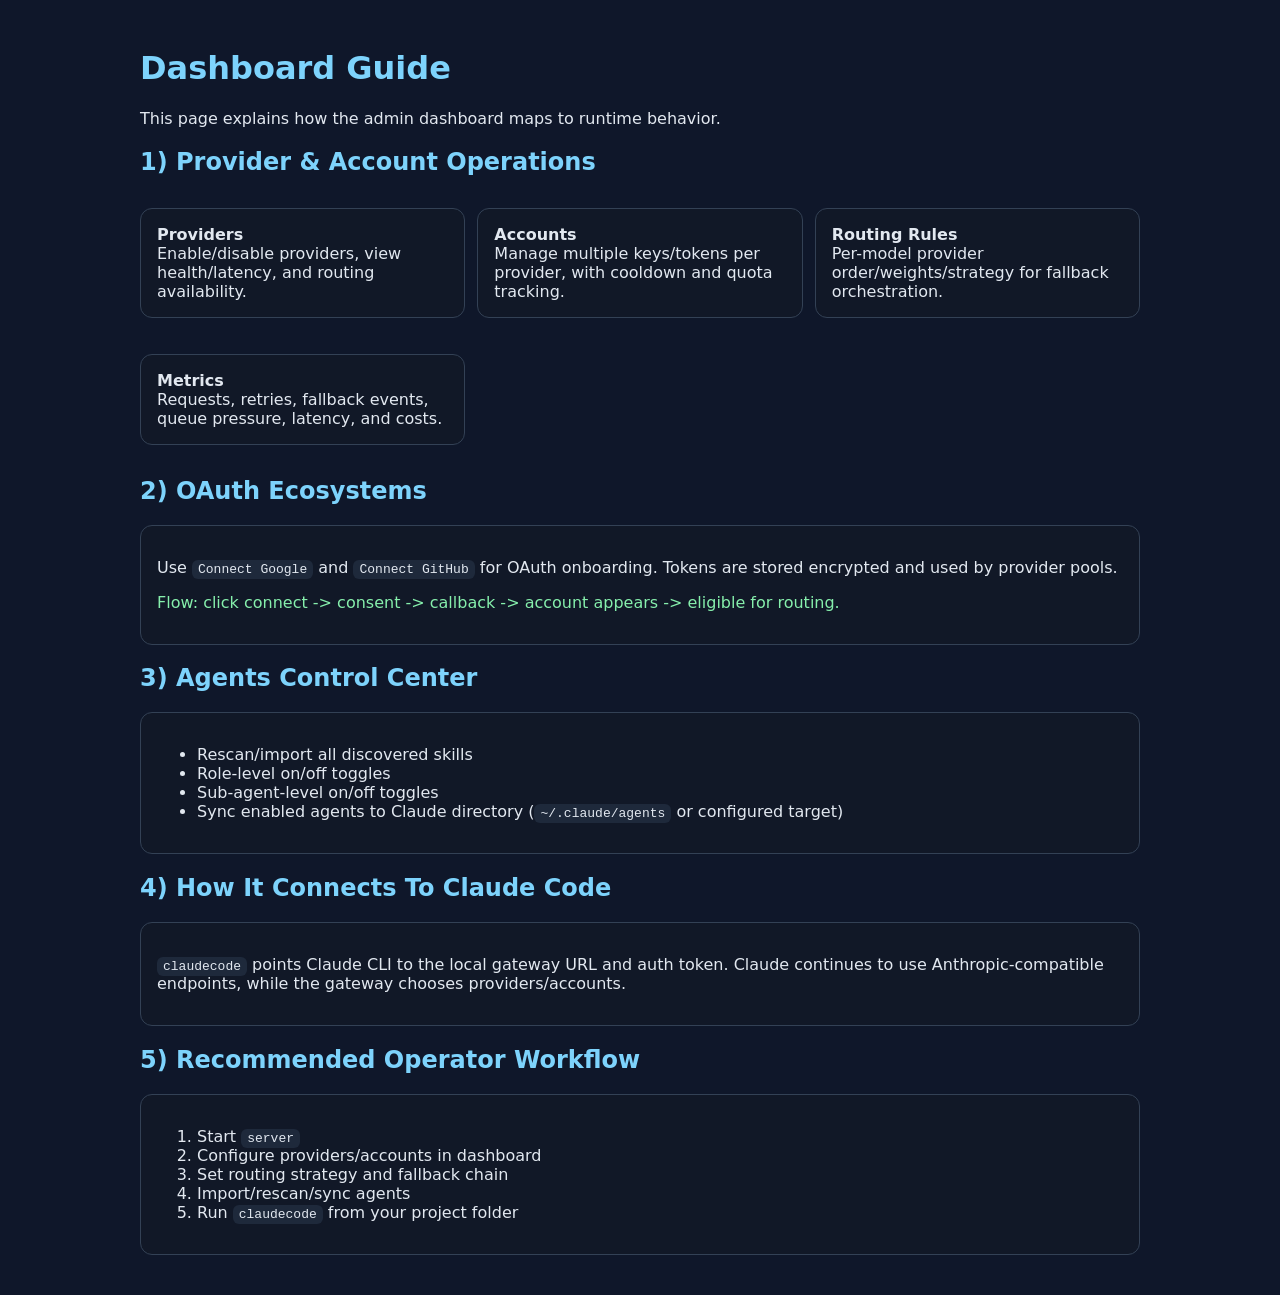
<file: docs/dashboard-guide.html>
<!doctype html>
<html lang="en">
<head>
  <meta charset="utf-8" />
  <meta name="viewport" content="width=device-width, initial-scale=1" />
  <title>Nexus Dashboard Guide</title>
  <style>
    body { font-family: Inter, system-ui, sans-serif; margin: 0; background:#0f172a; color:#e2e8f0; }
    main { max-width: 1000px; margin: 0 auto; padding: 28px; }
    h1,h2 { color:#7dd3fc; }
    .card { background:#111827; border:1px solid #334155; border-radius:12px; padding:16px; margin:12px 0; }
    code { background:#1e293b; padding:2px 6px; border-radius:6px; }
    .grid { display:grid; grid-template-columns: repeat(auto-fit,minmax(280px,1fr)); gap:12px; }
    .ok { color:#86efac; }
  </style>
</head>
<body>
  <main>
    <h1>Dashboard Guide</h1>
    <p>This page explains how the admin dashboard maps to runtime behavior.</p>

    <h2>1) Provider & Account Operations</h2>
    <div class="grid">
      <div class="card"><strong>Providers</strong><br/>Enable/disable providers, view health/latency, and routing availability.</div>
      <div class="card"><strong>Accounts</strong><br/>Manage multiple keys/tokens per provider, with cooldown and quota tracking.</div>
      <div class="card"><strong>Routing Rules</strong><br/>Per-model provider order/weights/strategy for fallback orchestration.</div>
      <div class="card"><strong>Metrics</strong><br/>Requests, retries, fallback events, queue pressure, latency, and costs.</div>
    </div>

    <h2>2) OAuth Ecosystems</h2>
    <div class="card">
      <p>Use <code>Connect Google</code> and <code>Connect GitHub</code> for OAuth onboarding. Tokens are stored encrypted and used by provider pools.</p>
      <p class="ok">Flow: click connect -> consent -> callback -> account appears -> eligible for routing.</p>
    </div>

    <h2>3) Agents Control Center</h2>
    <div class="card">
      <ul>
        <li>Rescan/import all discovered skills</li>
        <li>Role-level on/off toggles</li>
        <li>Sub-agent-level on/off toggles</li>
        <li>Sync enabled agents to Claude directory (<code>~/.claude/agents</code> or configured target)</li>
      </ul>
    </div>

    <h2>4) How It Connects To Claude Code</h2>
    <div class="card">
      <p><code>claudecode</code> points Claude CLI to the local gateway URL and auth token. Claude continues to use Anthropic-compatible endpoints, while the gateway chooses providers/accounts.</p>
    </div>

    <h2>5) Recommended Operator Workflow</h2>
    <div class="card">
      <ol>
        <li>Start <code>server</code></li>
        <li>Configure providers/accounts in dashboard</li>
        <li>Set routing strategy and fallback chain</li>
        <li>Import/rescan/sync agents</li>
        <li>Run <code>claudecode</code> from your project folder</li>
      </ol>
    </div>
  </main>
</body>
</html>
</file>
